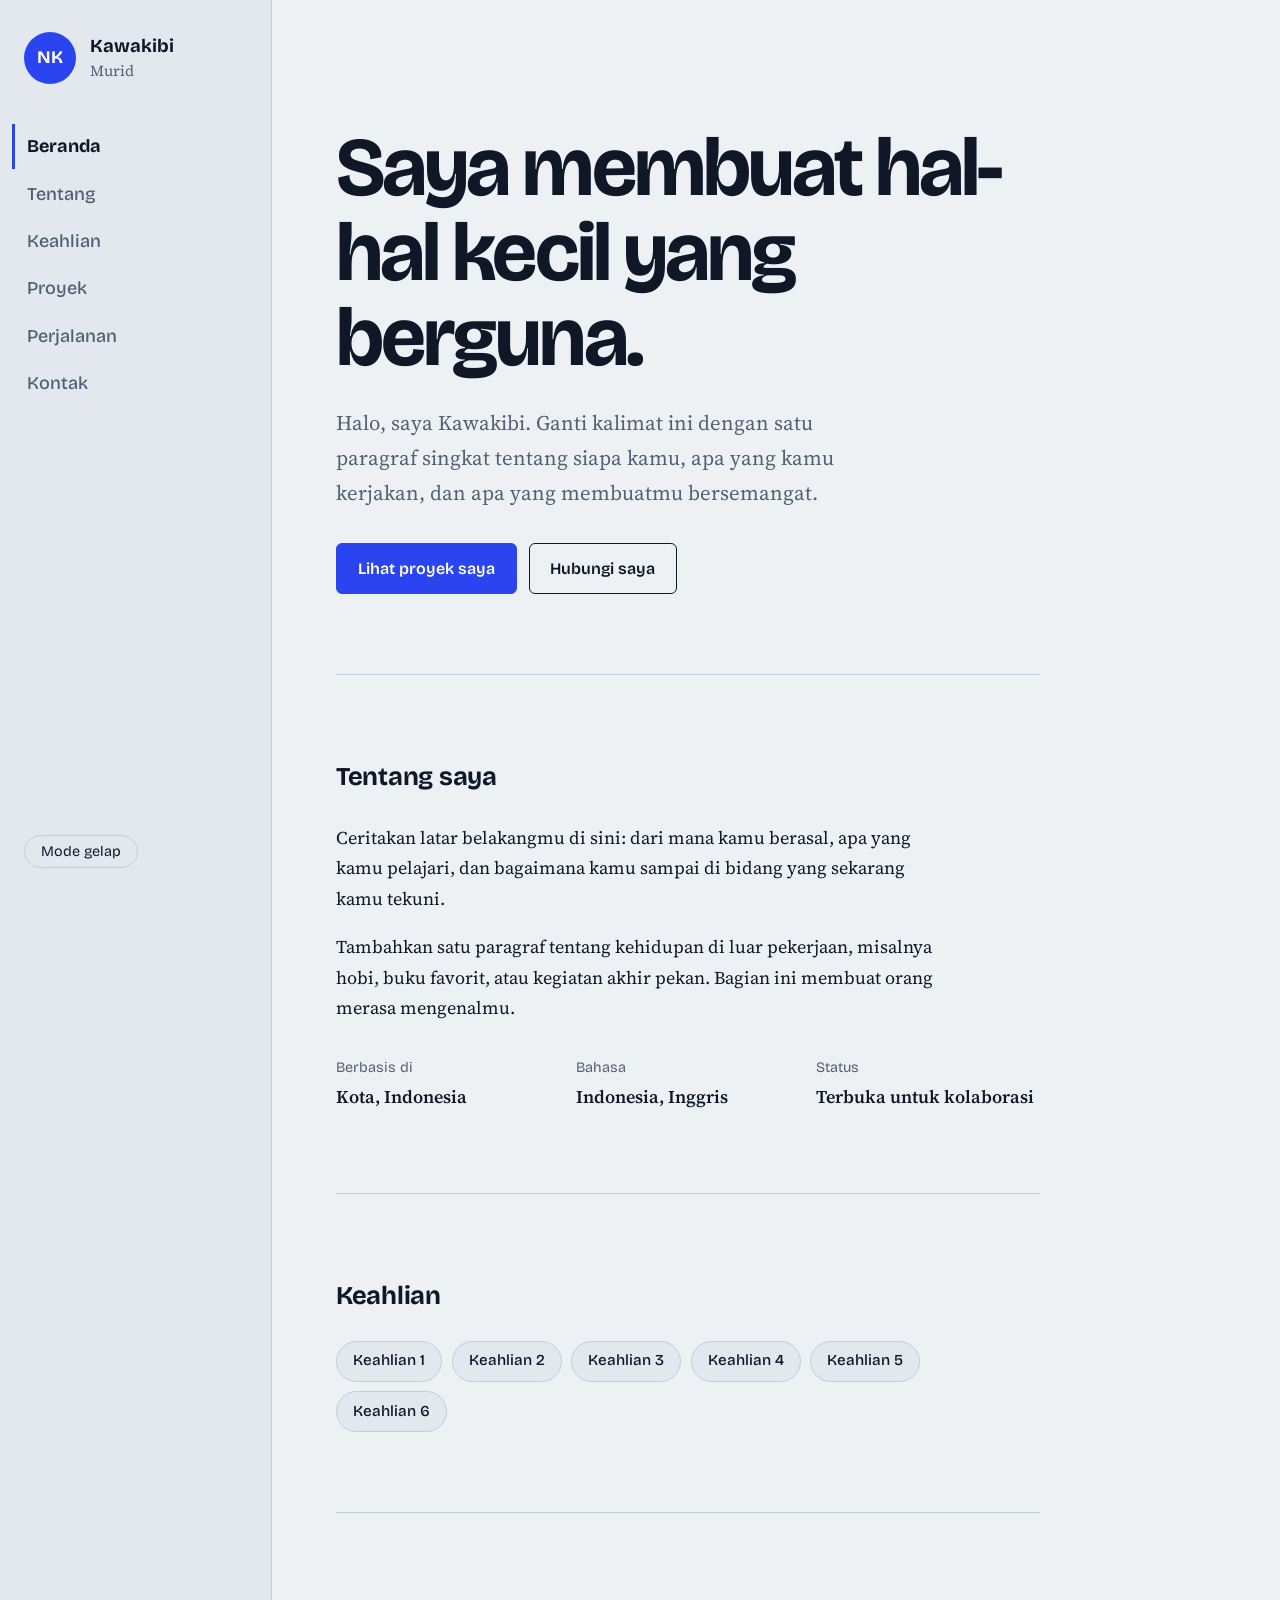
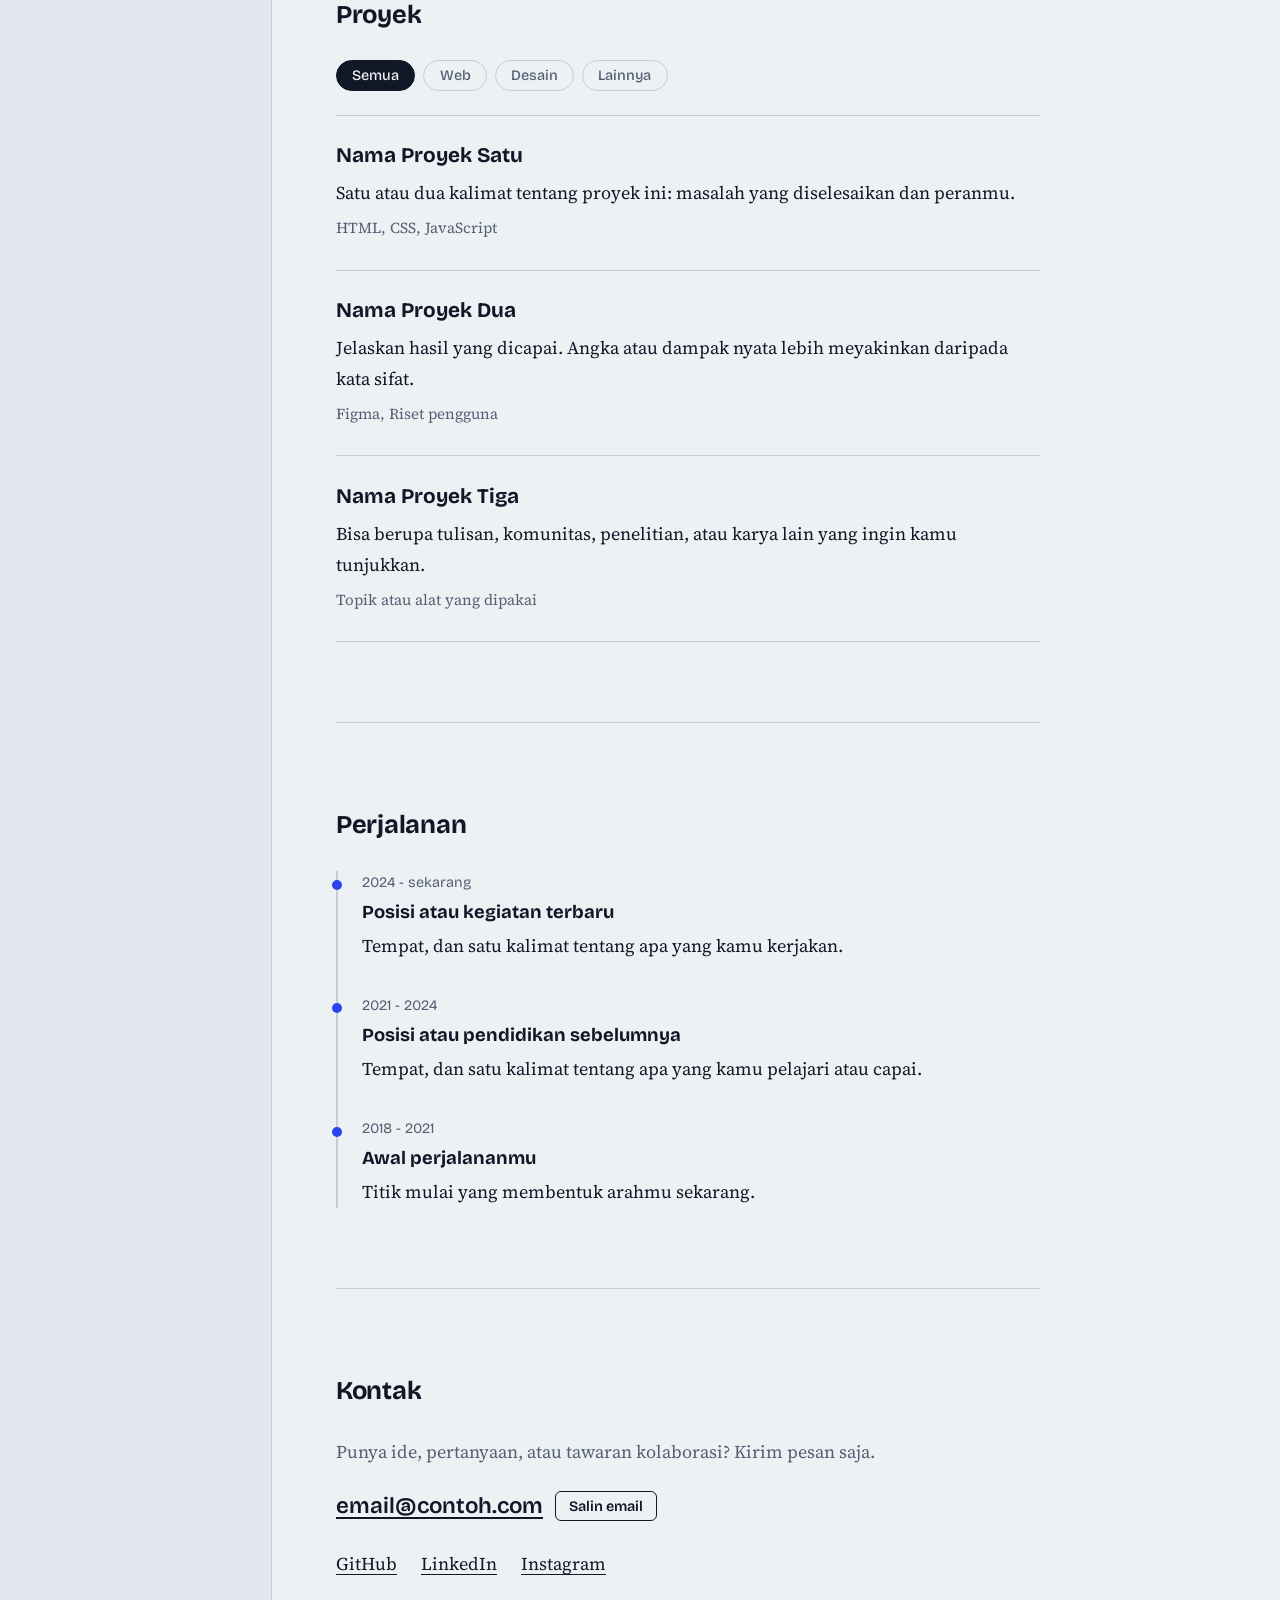
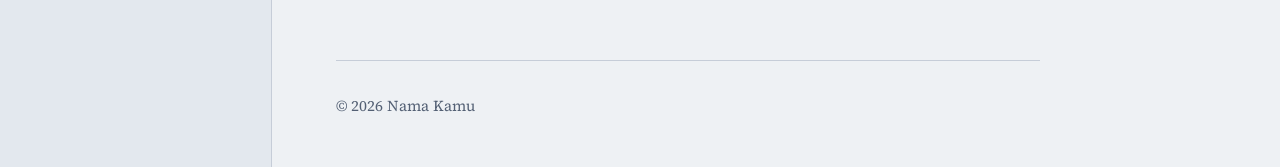
<file: index.html>
<!DOCTYPE html>
<html lang="id">
<head>
  <meta charset="UTF-8">
  <meta name="viewport" content="width=device-width, initial-scale=1">
  <title>Kawakibi - Website Pribadi</title>
  <meta name="description" content="Website pribadi Nama Kamu: profil, keahlian, proyek, dan kontak.">
  <link rel="preconnect" href="https://fonts.googleapis.com">
  <link rel="preconnect" href="https://fonts.gstatic.com" crossorigin>
  <link href="https://fonts.googleapis.com/css2?family=Bricolage+Grotesque:opsz,wght@12..96,500;12..96,700&family=Source+Serif+4:ital,wght@0,400;0,600;1,400&display=swap" rel="stylesheet">
  <link rel="stylesheet" href="style.css">
</head>
<body>
  <a class="skip" href="#konten">Langsung ke konten</a>

  <div class="layout">
    <!-- Sidebar / header -->
    <aside class="side">
      <div class="side-inner">
        <div class="id">
          <div class="avatar" aria-hidden="true">NK</div>
          <div>
            <p class="id-name">Kawakibi</p>
            <p class="id-role">Murid</p>
          </div>
        </div>

        <nav class="nav" aria-label="Navigasi utama">
          <a href="#beranda">Beranda</a>
          <a href="#tentang">Tentang</a>
          <a href="#keahlian">Keahlian</a>
          <a href="#proyek">Proyek</a>
          <a href="#perjalanan">Perjalanan</a>
          <a href="#kontak">Kontak</a>
        </nav>

        <button id="tema" class="tema" type="button" aria-pressed="false">Mode gelap</button>
      </div>
    </aside>

    <main id="konten" class="main">
      <!-- Beranda -->
      <section id="beranda" class="sec hero">
        <h1>Saya membuat hal-hal kecil yang berguna.</h1>
        <p class="lead">Halo, saya Kawakibi. Ganti kalimat ini dengan satu paragraf singkat tentang siapa kamu, apa yang kamu kerjakan, dan apa yang membuatmu bersemangat.</p>
        <div class="cta">
          <a class="btn btn-main" href="#proyek">Lihat proyek saya</a>
          <a class="btn" href="#kontak">Hubungi saya</a>
        </div>
      </section>

      <!-- Tentang -->
      <section id="tentang" class="sec">
        <h2>Tentang saya</h2>
        <div class="prose">
          <p>Ceritakan latar belakangmu di sini: dari mana kamu berasal, apa yang kamu pelajari, dan bagaimana kamu sampai di bidang yang sekarang kamu tekuni.</p>
          <p>Tambahkan satu paragraf tentang kehidupan di luar pekerjaan, misalnya hobi, buku favorit, atau kegiatan akhir pekan. Bagian ini membuat orang merasa mengenalmu.</p>
        </div>
        <dl class="fakta">
          <div><dt>Berbasis di</dt><dd>Kota, Indonesia</dd></div>
          <div><dt>Bahasa</dt><dd>Indonesia, Inggris</dd></div>
          <div><dt>Status</dt><dd>Terbuka untuk kolaborasi</dd></div>
        </dl>
      </section>

      <!-- Keahlian -->
      <section id="keahlian" class="sec">
        <h2>Keahlian</h2>
        <ul class="chips">
          <li>Keahlian 1</li>
          <li>Keahlian 2</li>
          <li>Keahlian 3</li>
          <li>Keahlian 4</li>
          <li>Keahlian 5</li>
          <li>Keahlian 6</li>
        </ul>
      </section>

      <!-- Proyek -->
      <section id="proyek" class="sec">
        <h2>Proyek</h2>
        <div class="filter" role="group" aria-label="Filter proyek">
          <button type="button" class="aktif" data-filter="semua">Semua</button>
          <button type="button" data-filter="web">Web</button>
          <button type="button" data-filter="desain">Desain</button>
          <button type="button" data-filter="lainnya">Lainnya</button>
        </div>

        <ul class="proyek">
          <li class="item" data-kategori="web">
            <h3><a href="#">Nama Proyek Satu</a></h3>
            <p>Satu atau dua kalimat tentang proyek ini: masalah yang diselesaikan dan peranmu.</p>
            <p class="tag">HTML, CSS, JavaScript</p>
          </li>
          <li class="item" data-kategori="desain">
            <h3><a href="#">Nama Proyek Dua</a></h3>
            <p>Jelaskan hasil yang dicapai. Angka atau dampak nyata lebih meyakinkan daripada kata sifat.</p>
            <p class="tag">Figma, Riset pengguna</p>
          </li>
          <li class="item" data-kategori="lainnya">
            <h3><a href="#">Nama Proyek Tiga</a></h3>
            <p>Bisa berupa tulisan, komunitas, penelitian, atau karya lain yang ingin kamu tunjukkan.</p>
            <p class="tag">Topik atau alat yang dipakai</p>
          </li>
        </ul>
      </section>

      <!-- Perjalanan (urutan waktu) -->
      <section id="perjalanan" class="sec">
        <h2>Perjalanan</h2>
        <ol class="waktu">
          <li>
            <p class="tahun">2024 - sekarang</p>
            <h3>Posisi atau kegiatan terbaru</h3>
            <p>Tempat, dan satu kalimat tentang apa yang kamu kerjakan.</p>
          </li>
          <li>
            <p class="tahun">2021 - 2024</p>
            <h3>Posisi atau pendidikan sebelumnya</h3>
            <p>Tempat, dan satu kalimat tentang apa yang kamu pelajari atau capai.</p>
          </li>
          <li>
            <p class="tahun">2018 - 2021</p>
            <h3>Awal perjalananmu</h3>
            <p>Titik mulai yang membentuk arahmu sekarang.</p>
          </li>
        </ol>
      </section>

      <!-- Kontak -->
      <section id="kontak" class="sec">
        <h2>Kontak</h2>
        <p class="lead-kecil">Punya ide, pertanyaan, atau tawaran kolaborasi? Kirim pesan saja.</p>
        <p class="surel">
          <a id="email-link" href="mailto:email@contoh.com">email@contoh.com</a>
          <button id="salin" class="btn kecil" type="button">Salin email</button>
          <span id="salin-status" class="status" role="status" aria-live="polite"></span>
        </p>
        <ul class="sosial">
          <li><a href="https://github.com/username" rel="noopener">GitHub</a></li>
          <li><a href="https://linkedin.com/in/username" rel="noopener">LinkedIn</a></li>
          <li><a href="https://instagram.com/username" rel="noopener">Instagram</a></li>
        </ul>
      </section>

      <footer class="foot">
        <p>&copy; <span id="tahun">2026</span> Nama Kamu</p>
      </footer>
    </main>
  </div>

  <script src="script.js"></script>
</body>
</html>
</file>
<file: style.css>
/* ===== Token warna & tipografi =====
   Ubah warna di sini, seluruh website ikut berubah. */
:root {
  --bg: #eef1f4;
  --panel: #e3e8ee;
  --ink: #101828;
  --muted: #536074;
  --line: #c6cdd8;
  --accent: #2a45f0;
  --accent-ink: #ffffff;

  --font-head: "Bricolage Grotesque", "Segoe UI", system-ui, sans-serif;
  --font-body: "Source Serif 4", Georgia, "Times New Roman", serif;

  --side-w: 17rem;
  color-scheme: light;
}

:root[data-tema="gelap"] {
  --bg: #0f141b;
  --panel: #18202b;
  --ink: #e8ecf2;
  --muted: #9aa6b8;
  --line: #2b3646;
  --accent: #8a9dff;
  --accent-ink: #0f141b;
  color-scheme: dark;
}

@media (prefers-color-scheme: dark) {
  :root:not([data-tema="terang"]):not([data-tema="gelap"]) {
    --bg: #0f141b;
    --panel: #18202b;
    --ink: #e8ecf2;
    --muted: #9aa6b8;
    --line: #2b3646;
    --accent: #8a9dff;
    --accent-ink: #0f141b;
    color-scheme: dark;
  }
}

/* ===== Dasar ===== */
*, *::before, *::after { box-sizing: border-box; }
html { scroll-behavior: smooth; scroll-padding-top: 1.5rem; }
body {
  margin: 0;
  background: var(--bg);
  color: var(--ink);
  font-family: var(--font-body);
  font-size: 1.125rem;
  line-height: 1.7;
}
h1, h2, h3, .id-name, .btn, .nav a, .tema, .filter button {
  font-family: var(--font-head);
}
a { color: inherit; }
:focus-visible { outline: 3px solid var(--accent); outline-offset: 3px; border-radius: 2px; }

.skip {
  position: absolute; left: 1rem; top: -4rem;
  background: var(--accent); color: var(--accent-ink);
  padding: .5rem 1rem; z-index: 10;
}
.skip:focus { top: 1rem; }

/* ===== Layout ===== */
.layout { display: grid; grid-template-columns: var(--side-w) minmax(0, 1fr); min-height: 100vh; }

.side {
  border-right: 1px solid var(--line);
  background: var(--panel);
}
.side-inner {
  position: sticky; top: 0;
  height: 100vh;
  padding: 2rem 1.5rem;
  display: flex; flex-direction: column; gap: 2.5rem;
}

.id { display: flex; align-items: center; gap: .9rem; }
.avatar {
  width: 3.25rem; height: 3.25rem; flex: none;
  display: grid; place-items: center;
  border-radius: 50%;
  background: var(--accent); color: var(--accent-ink);
  font-family: var(--font-head); font-weight: 700; font-size: 1.1rem;
}
.id-name { margin: 0; font-weight: 700; font-size: 1.15rem; line-height: 1.2; }
.id-role { margin: .2rem 0 0; font-size: .95rem; color: var(--muted); line-height: 1.3; }

.nav { display: flex; flex-direction: column; gap: .15rem; }
.nav a {
  text-decoration: none;
  padding: .45rem .75rem;
  margin-left: -.75rem;
  border-left: 3px solid transparent;
  color: var(--muted);
  font-weight: 500;
}
.nav a:hover { color: var(--ink); }
.nav a.aktif { color: var(--ink); border-left-color: var(--accent); font-weight: 700; }

.tema {
  margin-top: auto; align-self: flex-start;
  background: none; color: var(--ink);
  border: 1px solid var(--line); border-radius: 999px;
  padding: .45rem 1rem; font-size: .9rem; cursor: pointer;
}
.tema:hover { border-color: var(--ink); }

/* ===== Konten ===== */
.main { padding: 0 clamp(1.25rem, 5vw, 4.5rem); }
.sec { max-width: 44rem; padding: 5rem 0; border-bottom: 1px solid var(--line); }
.sec h2 { margin: 0 0 1.5rem; font-size: 1.6rem; font-weight: 700; letter-spacing: -.01em; }
.prose p { margin: 0 0 1.1rem; max-width: 38rem; }

/* Hero: bagian yang paling diingat */
.hero { padding-top: clamp(4rem, 14vh, 9rem); }
.hero h1 {
  margin: 0 0 1.5rem;
  font-size: clamp(2.6rem, 7vw, 5.2rem);
  line-height: 1.02;
  letter-spacing: -.035em;
  font-weight: 700;
  max-width: 14ch;
}
.lead { font-size: 1.3rem; color: var(--muted); max-width: 34rem; margin: 0 0 2rem; }
.lead-kecil { margin: 0 0 1.25rem; color: var(--muted); }
.cta { display: flex; flex-wrap: wrap; gap: .75rem; }

.btn {
  display: inline-block; text-decoration: none; cursor: pointer;
  padding: .7rem 1.3rem; border-radius: 6px;
  border: 1.5px solid var(--ink); background: none; color: var(--ink);
  font-weight: 600; font-size: 1rem;
}
.btn:hover { background: var(--ink); color: var(--bg); }
.btn-main { background: var(--accent); border-color: var(--accent); color: var(--accent-ink); }
.btn-main:hover { background: var(--ink); border-color: var(--ink); color: var(--bg); }
.btn.kecil { padding: .35rem .8rem; font-size: .9rem; }

/* Fakta singkat */
.fakta { display: grid; gap: 1rem; margin: 2rem 0 0; grid-template-columns: repeat(auto-fit, minmax(10rem, 1fr)); }
.fakta dt { font-family: var(--font-head); font-size: .9rem; color: var(--muted); }
.fakta dd { margin: .1rem 0 0; font-weight: 600; }

/* Keahlian */
.chips { list-style: none; margin: 0; padding: 0; display: flex; flex-wrap: wrap; gap: .6rem; }
.chips li {
  padding: .4rem 1rem; border: 1px solid var(--line); border-radius: 999px;
  background: var(--panel); font-family: var(--font-head); font-size: .95rem; font-weight: 500;
}

/* Proyek */
.filter { display: flex; flex-wrap: wrap; gap: .5rem; margin-bottom: 1.5rem; }
.filter button {
  background: none; color: var(--muted); cursor: pointer;
  border: 1px solid var(--line); border-radius: 999px;
  padding: .35rem .95rem; font-size: .9rem; font-weight: 500;
}
.filter button:hover { color: var(--ink); border-color: var(--ink); }
.filter button.aktif { background: var(--ink); border-color: var(--ink); color: var(--bg); }

.proyek { list-style: none; margin: 0; padding: 0; }
.item { padding: 1.4rem 0; border-top: 1px solid var(--line); }
.item:last-child { border-bottom: 1px solid var(--line); }
.item[hidden] { display: none; }
.item h3 { margin: 0 0 .3rem; font-size: 1.3rem; font-weight: 700; }
.item h3 a { text-decoration: none; background: linear-gradient(var(--accent), var(--accent)) 0 100% / 0 2px no-repeat; transition: background-size .2s; }
.item h3 a:hover { background-size: 100% 2px; }
.item p { margin: 0 0 .4rem; }
.tag { color: var(--muted); font-size: .95rem; }

/* Perjalanan (urutan waktu) */
.waktu { list-style: none; margin: 0; padding: 0 0 0 1.5rem; border-left: 2px solid var(--line); }
.waktu li { position: relative; padding-bottom: 2rem; }
.waktu li:last-child { padding-bottom: 0; }
.waktu li::before {
  content: ""; position: absolute; left: calc(-1.5rem - 6px); top: .6rem;
  width: 10px; height: 10px; border-radius: 50%; background: var(--accent);
}
.tahun { margin: 0; font-family: var(--font-head); font-size: .9rem; color: var(--muted); }
.waktu h3 { margin: .1rem 0 .2rem; font-size: 1.15rem; }
.waktu p:last-child { margin: 0; }

/* Kontak */
.surel { display: flex; flex-wrap: wrap; align-items: center; gap: .75rem; font-size: 1.4rem; font-family: var(--font-head); font-weight: 600; margin: 0 0 1.5rem; }
.surel a { text-underline-offset: 4px; }
.status { font-size: .9rem; color: var(--muted); font-weight: 400; }
.sosial { list-style: none; margin: 0; padding: 0; display: flex; flex-wrap: wrap; gap: 1.5rem; }
.sosial a { text-underline-offset: 4px; }
.sosial a:hover, .surel a:hover { color: var(--accent); }

.foot { padding: 2rem 0 3rem; color: var(--muted); font-size: .95rem; }
.foot p { margin: 0; }

/* ===== Mobile ===== */
@media (max-width: 52rem) {
  .layout { display: block; }
  .side { border-right: 0; border-bottom: 1px solid var(--line); }
  .side-inner { position: static; height: auto; padding: 1.25rem; gap: 1rem; }
  .nav { flex-direction: row; flex-wrap: wrap; gap: .25rem 1rem; }
  .nav a { margin: 0; padding: .25rem 0; border-left: 0; border-bottom: 2px solid transparent; }
  .nav a.aktif { border-bottom-color: var(--accent); }
  .tema { margin-top: 0; }
  .sec { padding: 3.5rem 0; }
}

@media (prefers-reduced-motion: reduce) {
  html { scroll-behavior: auto; }
  * { transition: none !important; }
}
</file>
